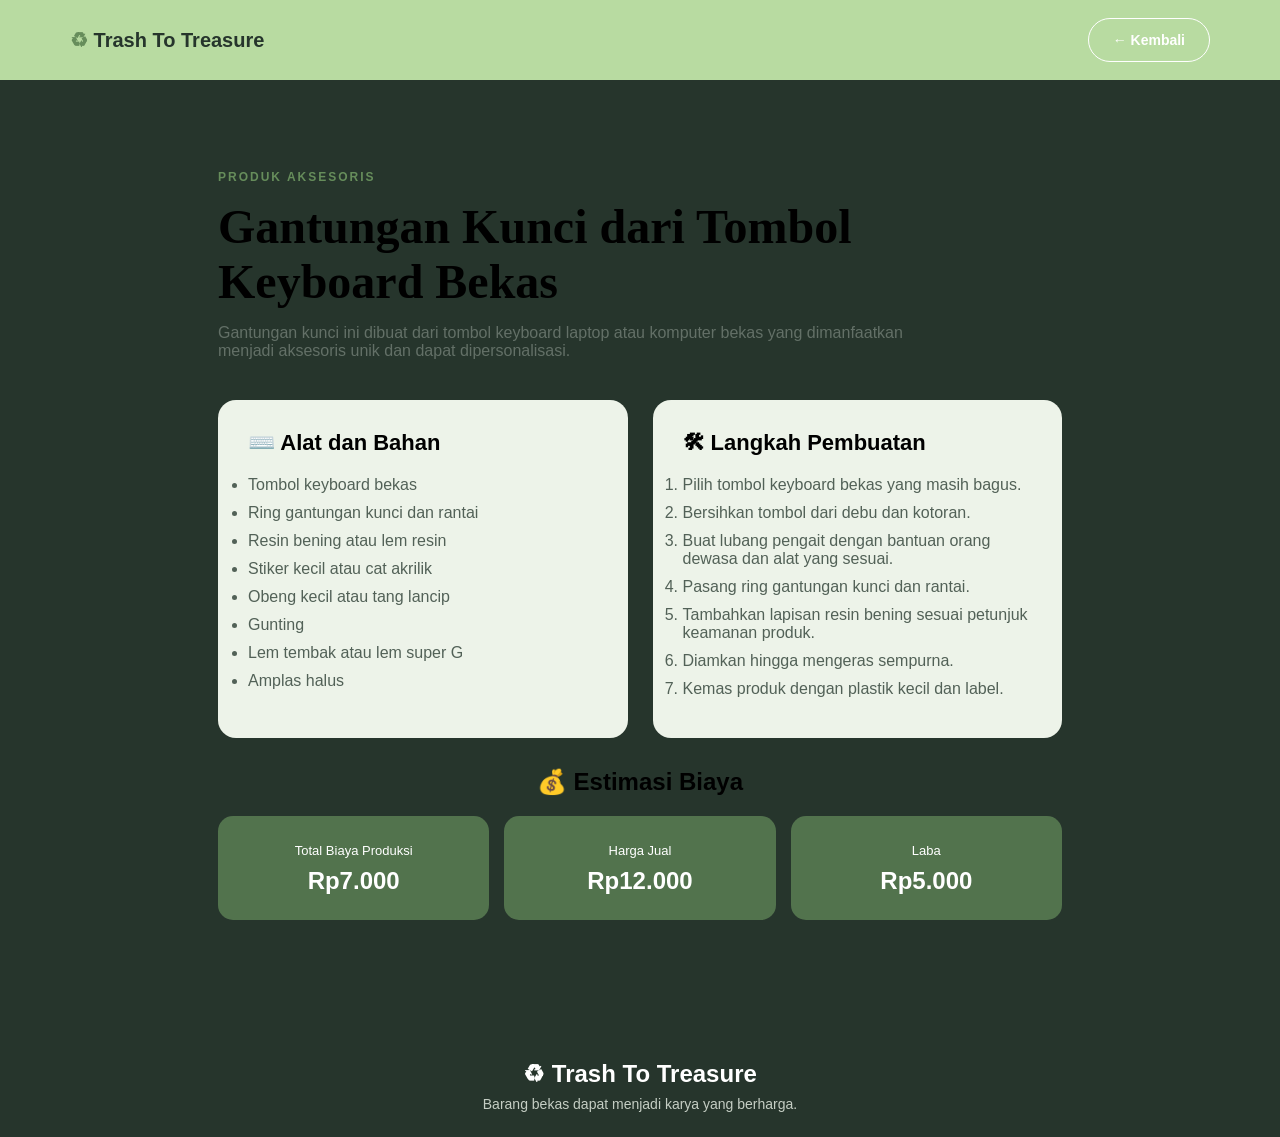
<file: produk-gantungankunci.html>
<!DOCTYPE html>
<html lang="id">
<head>
    <meta charset="UTF-8">
    <meta name="viewport" content="width=device-width, initial-scale=1.0">
    <title>Gantungan Kunci Keyboard | Trash To Treasure</title>
    <link rel="stylesheet" href="style.css">
</head>
<body>

<header>
    <nav class="navbar">
        <a href="index.html" class="logo"><span>♻</span> Trash To Treasure</a>
        <a href="index.html#produk" class="btn-outline">← Kembali</a>
    </nav>
</header>

<main>
<section class="detail-page">

    <p class="eyebrow">PRODUK AKSESORIS</p>
    <h1>Gantungan Kunci dari Tombol Keyboard Bekas</h1>

    <p class="intro">
        Gantungan kunci ini dibuat dari tombol keyboard laptop atau komputer
        bekas yang dimanfaatkan menjadi aksesoris unik dan dapat dipersonalisasi.
    </p>

    <div class="detail-grid">

        <div class="detail-box">
            <h2>⌨️ Alat dan Bahan</h2>
            <ul>
                <li>Tombol keyboard bekas</li>
                <li>Ring gantungan kunci dan rantai</li>
                <li>Resin bening atau lem resin</li>
                <li>Stiker kecil atau cat akrilik</li>
                <li>Obeng kecil atau tang lancip</li>
                <li>Gunting</li>
                <li>Lem tembak atau lem super G</li>
                <li>Amplas halus</li>
            </ul>
        </div>

        <div class="detail-box">
            <h2>🛠 Langkah Pembuatan</h2>
            <ol>
                <li>Pilih tombol keyboard bekas yang masih bagus.</li>
                <li>Bersihkan tombol dari debu dan kotoran.</li>
                <li>Buat lubang pengait dengan bantuan orang dewasa dan alat yang sesuai.</li>
                <li>Pasang ring gantungan kunci dan rantai.</li>
                <li>Tambahkan lapisan resin bening sesuai petunjuk keamanan produk.</li>
                <li>Diamkan hingga mengeras sempurna.</li>
                <li>Kemas produk dengan plastik kecil dan label.</li>
            </ol>
        </div>

    </div>

    <div class="price-section">
        <h2>💰 Estimasi Biaya</h2>
        <div class="price-grid">
            <div>
                <span>Total Biaya Produksi</span>
                <h3>Rp7.000</h3>
            </div>
            <div>
                <span>Harga Jual</span>
                <h3>Rp12.000</h3>
            </div>
            <div>
                <span>Laba</span>
                <h3>Rp5.000</h3>
            </div>
        </div>
    </div>

</section>
</main>

<footer>
    <h2>♻ Trash To Treasure</h2>
    <p>Barang bekas dapat menjadi karya yang berharga.</p>
</footer>

</body>
                  </html>
</file>
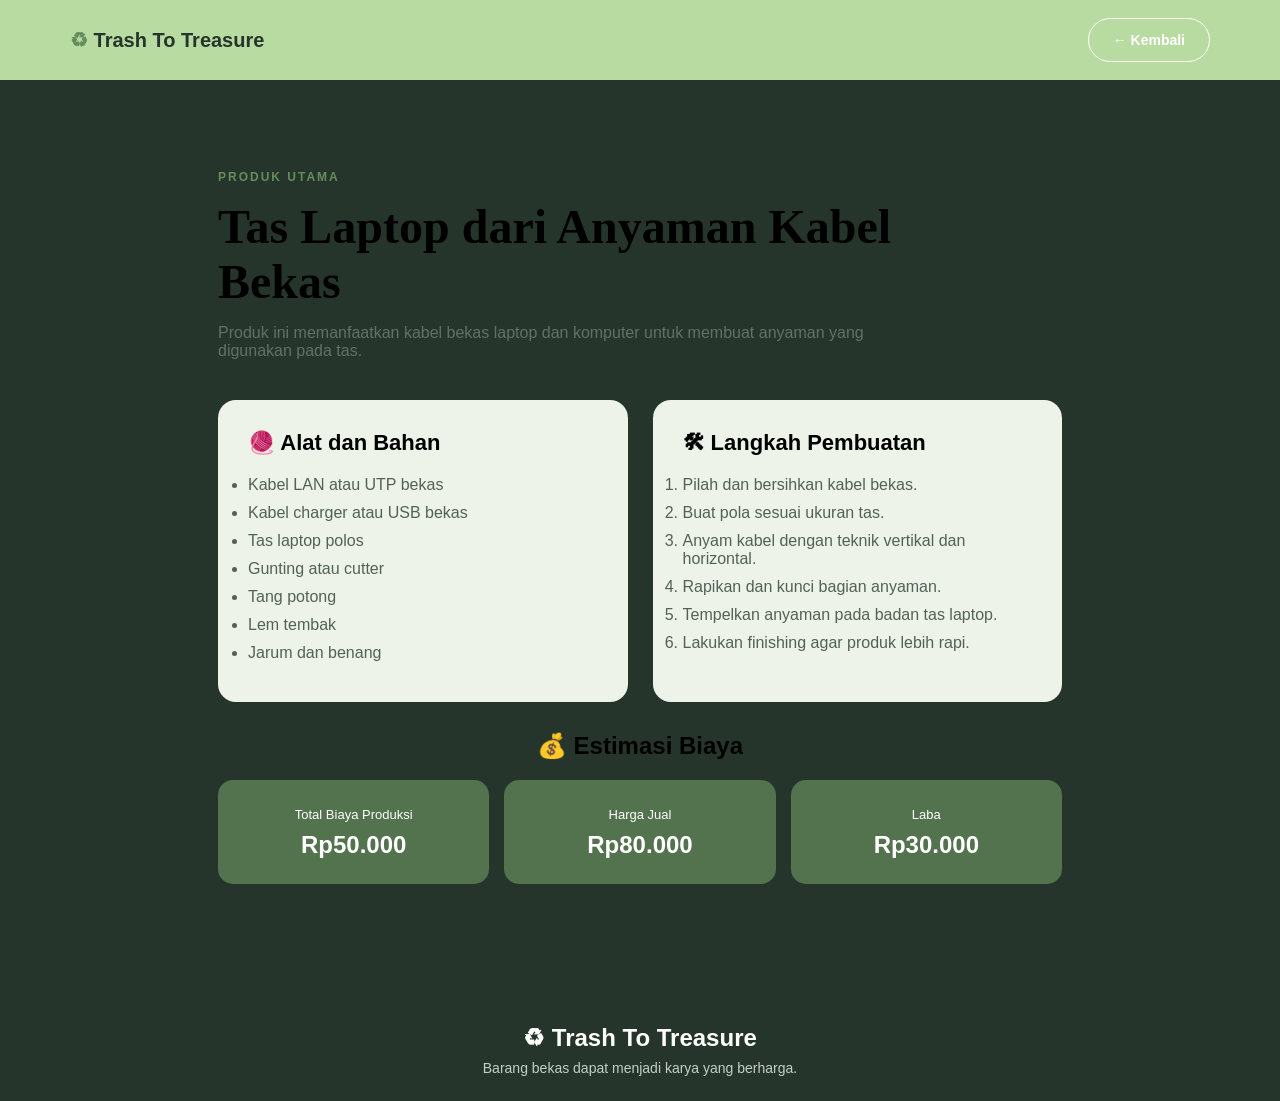
<file: produk-tasleptop.html>
<!DOCTYPE html>
<html lang="id">
<head>
    <meta charset="UTF-8">
    <meta name="viewport" content="width=device-width, initial-scale=1.0">
    <title>Tas Laptop Anyaman Kabel | Trash To Treasure</title>
    <link rel="stylesheet" href="style.css">
</head>

<body>

    <header>
        <nav class="navbar">
            <a href="index.html" class="logo">
                <span>♻</span> Trash To Treasure
            </a>

            <a href="index.html#produk" class="btn-outline">
                ← Kembali
            </a>
        </nav>
    </header>


    <main>

        <section class="detail-page">

            <p class="eyebrow">PRODUK UTAMA</p>

            <h1>Tas Laptop dari Anyaman Kabel Bekas</h1>

            <p class="intro">
                Produk ini memanfaatkan kabel bekas laptop dan komputer
                untuk membuat anyaman yang digunakan pada tas.
            </p>


            <div class="detail-grid">

                <div class="detail-box">
                    <h2>🧶 Alat dan Bahan</h2>

                    <ul>
                        <li>Kabel LAN atau UTP bekas</li>
                        <li>Kabel charger atau USB bekas</li>
                        <li>Tas laptop polos</li>
                        <li>Gunting atau cutter</li>
                        <li>Tang potong</li>
                        <li>Lem tembak</li>
                        <li>Jarum dan benang</li>
                    </ul>
                </div>


                <div class="detail-box">
                    <h2>🛠 Langkah Pembuatan</h2>

                    <ol>
                        <li>Pilah dan bersihkan kabel bekas.</li>
                        <li>Buat pola sesuai ukuran tas.</li>
                        <li>Anyam kabel dengan teknik vertikal dan horizontal.</li>
                        <li>Rapikan dan kunci bagian anyaman.</li>
                        <li>Tempelkan anyaman pada badan tas laptop.</li>
                        <li>Lakukan finishing agar produk lebih rapi.</li>
                    </ol>
                </div>

            </div>


            <div class="price-section">

                <h2>💰 Estimasi Biaya</h2>

                <div class="price-grid">

                    <div>
                        <span>Total Biaya Produksi</span>
                        <h3>Rp50.000</h3>
                    </div>

                    <div>
                        <span>Harga Jual</span>
                        <h3>Rp80.000</h3>
                    </div>

                    <div>
                        <span>Laba</span>
                        <h3>Rp30.000</h3>
                    </div>

                </div>

            </div>

        </section>

    </main>


    <footer>
        <h2>♻ Trash To Treasure</h2>
        <p>Barang bekas dapat menjadi karya yang berharga.</p>
    </footer>

</body>
  </html>
</file>
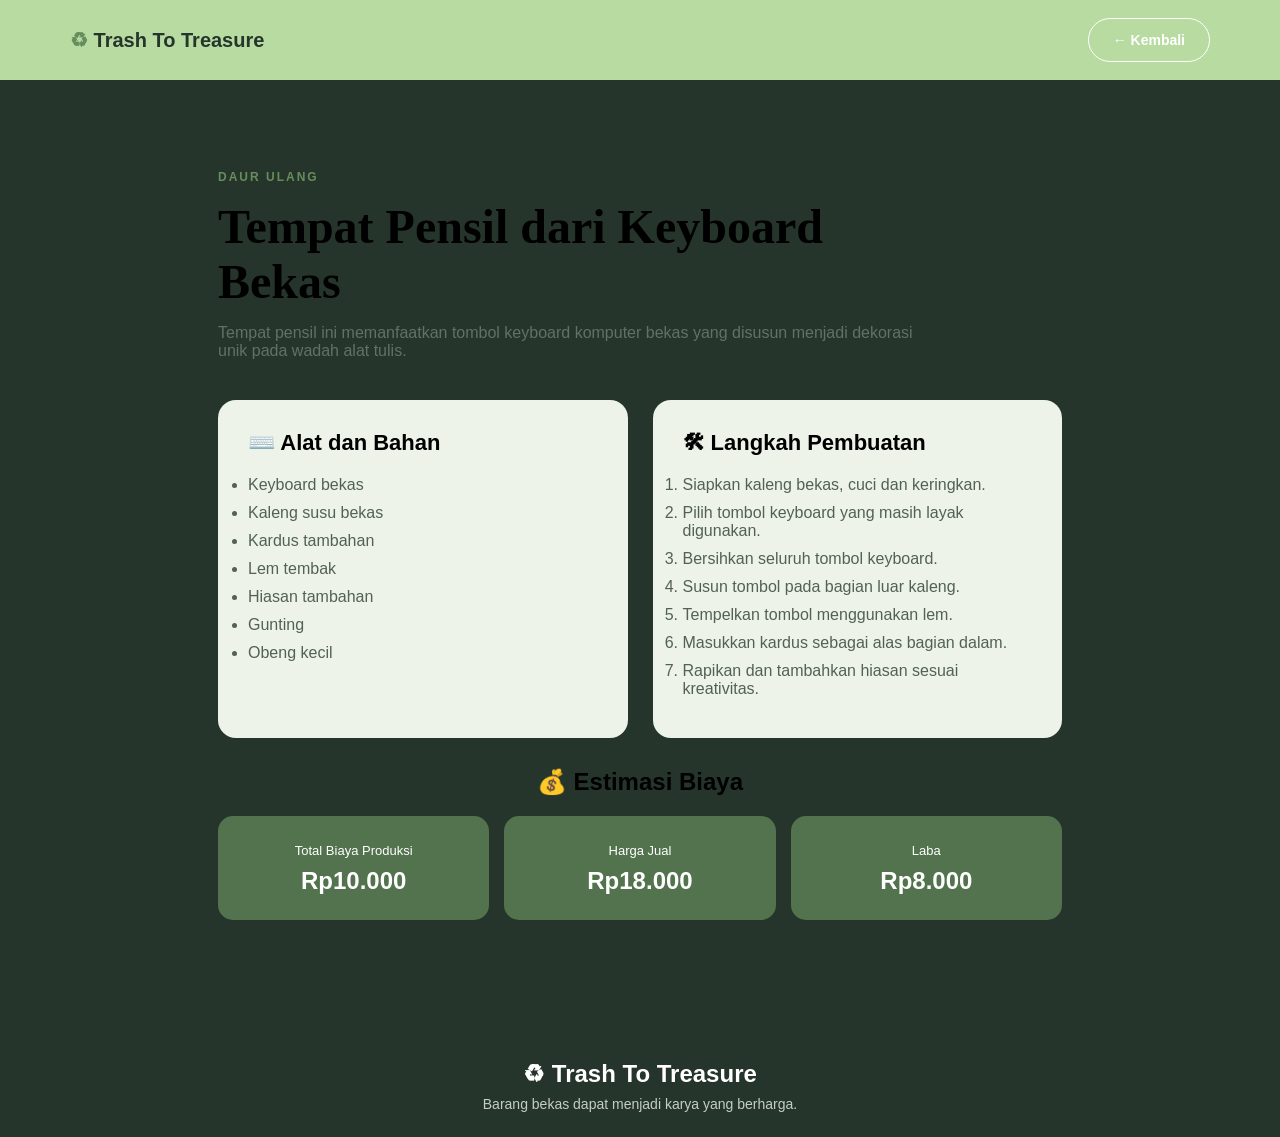
<file: produk-tempatpensil.html>
<!DOCTYPE html>
<html lang="id">
<head>
    <meta charset="UTF-8">
    <meta name="viewport" content="width=device-width, initial-scale=1.0">
    <title>Tempat Pensil Keyboard | Trash To Treasure</title>
    <link rel="stylesheet" href="style.css">
</head>
<body>

<header>
    <nav class="navbar">
        <a href="index.html" class="logo"><span>♻</span> Trash To Treasure</a>
        <a href="index.html#produk" class="btn-outline">← Kembali</a>
    </nav>
</header>

<main>
<section class="detail-page">

    <p class="eyebrow">DAUR ULANG</p>
    <h1>Tempat Pensil dari Keyboard Bekas</h1>

    <p class="intro">
        Tempat pensil ini memanfaatkan tombol keyboard komputer bekas
        yang disusun menjadi dekorasi unik pada wadah alat tulis.
    </p>

    <div class="detail-grid">

        <div class="detail-box">
            <h2>⌨️ Alat dan Bahan</h2>
            <ul>
                <li>Keyboard bekas</li>
                <li>Kaleng susu bekas</li>
                <li>Kardus tambahan</li>
                <li>Lem tembak</li>
                <li>Hiasan tambahan</li>
                <li>Gunting</li>
                <li>Obeng kecil</li>
            </ul>
        </div>

        <div class="detail-box">
            <h2>🛠 Langkah Pembuatan</h2>
            <ol>
                <li>Siapkan kaleng bekas, cuci dan keringkan.</li>
                <li>Pilih tombol keyboard yang masih layak digunakan.</li>
                <li>Bersihkan seluruh tombol keyboard.</li>
                <li>Susun tombol pada bagian luar kaleng.</li>
                <li>Tempelkan tombol menggunakan lem.</li>
                <li>Masukkan kardus sebagai alas bagian dalam.</li>
                <li>Rapikan dan tambahkan hiasan sesuai kreativitas.</li>
            </ol>
        </div>

    </div>

    <div class="price-section">
        <h2>💰 Estimasi Biaya</h2>
        <div class="price-grid">
            <div>
                <span>Total Biaya Produksi</span>
                <h3>Rp10.000</h3>
            </div>
            <div>
                <span>Harga Jual</span>
                <h3>Rp18.000</h3>
            </div>
            <div>
                <span>Laba</span>
                <h3>Rp8.000</h3>
            </div>
        </div>
    </div>

</section>
</main>

<footer>
    <h2>♻ Trash To Treasure</h2>
    <p>Barang bekas dapat menjadi karya yang berharga.</p>
</footer>

</body>
</html>
</file>
<file: style.css>
/* PENGATURAN DASAR */
*{
    margin: 0;
    padding: 0;
    box-sizing: border-box;
    scroll-behavior: smooth;
}

body {
    font-family: "DM Sans", sans-serif;
    background-color: #26352c;
}

a {
    text-decoration: none;
}

section {
    padding: 90px 10%;
}

/* NAVBAR */
header {
    position: sticky;
    top: 0;
    z-index: 100;
    background-color: #b8dba1;
    border-bottom: #e7ebe5;
}

.navbar {
    max-width: 1200px;
    margin: auto;
    padding: 18px 30px;
    display: flex;
    align-items: center;
    justify-content: space-between;
}

.logo {
    color: #26352c;
    font-size: 20px;
    font-weight: 700;
}

.logo span {
    color: #668d5b;
}

.nav-menu {
    display: flex;
    list-style: none;
    gap: 25px;
}

.nav-menu a {
    color: #536057;
    font-size: 14px;
}

.nav-menu a:hover {
    color: #668d5b;
}

/* HERO */
.hero {
    min-height: 650px;
    display: flex;
    align-items: center;
    justify-content: space-between;
    gap: 60px;

    background-image: 
    url(Hutan-Musim-5.webp);
    background-size: cover;
    background-position: center;
}

.hero-text {
    max-width: 620px;
}

.eyebrow {
    color: #668d5b;
    font-size: 12px;
    font-weight: 700;
    letter-spacing: 2px;
    margin-bottom: 15px;
}

.hero h1,
.section-heading h2,
.conclusion h2 {
    font-family: "Playfair Display", serif;
}

.hero h1 {
    font-size: 60px;
    line-height: 1.1;
    margin-bottom: 25px;
    color: white;
}

.hero h1 span {
    color: #668d5b;
    display: block;
}

.hero-text > p:not(.eyebrow) {
    color: #dce8d7;
    max-width: 560px;
    margin-bottom: 30px;
}

.hero-button {
    display: flex;
    gap: 15px;
}

.btn,
.btn-outline {
    padding: 13px 24px;
    border-radius: 30px;
    font-size: 14px;
    font-weight: 600;
    transition: 0.3s;
}

.btn {
    background-color: #52734d;
    color: white;
}

.btn:hover {
    transform: translateY(-3px);
    background-color: #52734d;
}

.btn-outline {
    color: white;
    border: 1px solid white;
}

/* HERO VISUAL */
.hero-visual {
    width: 380px;
    height: 420px;
    position: relative;
}

.circle-one,
.circle-two {
    position: absolute;
    border-radius: 50%;
}

.circle-one {
    width: 300px;
    height: 300px;
    background-color: #cbdcc5;
    right: 20px;
    top: 30px;
}

.circle-two {
    width: 200px;
    height: 200px;
    background-color: #dce8d7;
    left: 0;
    bottom: 0;
}

.recycle-card {
    position: absolute;
    z-index: 2;
    width: 180px;
    padding: 22px;
    background-color: rgb(145, 192, 145);
    border-radius: 18px;
    box-shadow: 0 15px 35px rgba(38, 53, 44, 0.1);
}

.recycle-card h3 {
    margin: 8px 0 3px;
}

.recycle-card p {
    font-size: 12px;
    color: #dce8d7;
}

.recycle-icon {
    font-size: 30px;
}

.recycle-card:first-of-type {
    top: 35px;
    left: 10px;
}

.card-two {
    right: 0;
    top: 150px;
}

.card-three {
    left: 45px;
    bottom: 0;
}

/* JUDUL BAGIAN */
.section-heading {
    max-width: 700px;
    margin: 0 auto 50px;
    text-align: center;
}

.section-heading h2 {
    font-size: 38px;
    line-height: 1.2;
}

.section-description {
    margin-top: 12px;
    color: #68736a;
    font-size: 14px;
}

/* TENTANG */
.about {
    background-color: #d4e5ce;
}

.about-grid {
    max-width: 1050px;
    margin: auto;
    display: grid;
    grid-template-columns: 1.3fr 1fr;
    gap: 60px;
    align-items: center;
}

.about-text h3 {
    font-size: 26px;
    margin-bottom: 18px;
}

.about-text p {
    color: #637067;
    margin-bottom: 15px;
}

.about-stats {
    display: grid;
    grid-template-columns: 1fr 1fr;
    gap: 15px;
}

.stat-card {
    background-color: #b8dba1;
    padding: 28px;
    border-radius: 16px;
}

.stat-card:last-child {
    grid-column: span 2;
}

.stat-card h3 {
    color: #52734d;
    font-size: 28px;
    margin-bottom: 5px;
}

.stat-card p {
    font-size: 13px;
    color: #637067;
}

/* 3R INTERAKTIF */
.principle {
    background-image: 
    url(Hutan-Musim-5.webp);
    background-size: cover;
    background-position: center;
}

.principle-grid {
    max-width: 1100px;
    margin: auto;
    display: grid;
    grid-template-columns: repeat(3, 1fr);
    gap: 25px;
    align-items: start;
}

.principle-card {
    background-color: #ffffff;
    padding: 30px;
    border-radius: 18px;
    border: 1px solid #e3ded3;
    transition: 0.3s;
}

.principle-card:hover {
    transform: translateY(-6px);
    box-shadow: 0 15px 30px #b8dba1 (38, 53, 44, 0.1);
}

.principle .eyebrow {
    color: white;
}

.principle-card h3 {
    color: #668d5b;
}

/* BAGIAN YANG DIKLIK */
.principle-card summary {
    list-style: none;
    cursor: pointer;
}

.principle-card summary::-webkit-details-marker {
    display: none;
}

.principle-card h3 {
    color: #668d5b;
    font-size: 25px;
    margin-bottom: 12px;
}

.principle-card summary p {
    color: #637067;
    font-size: 14px;
}

.click-info {
    display: inline-block;
    margin-top: 20px;
    color: #668d5b;
    font-size: 12px;
    font-weight: 700;
}

/* MATERI YANG MUNCUL */
.principle-content {
    border-top: 1px solid #e2e5dc;
    margin-top: 20px;
    padding-top: 20px;
    animation: muncul 0.3s ease;
}

.principle-content h4 {
    color: #52734d;
    margin: 15px 0 8px;
}

.principle-content p,
.principle-content li {
    color: #637067;
    font-size: 13px;
    line-height: 1.8;
}

.principle-content ul {
    padding-left: 20px;
}

@keyframes muncul {
    from {
        opacity: 0;
        transform: translateY(10px);
    }

    to {
        opacity: 1;
        transform: translateY(0);
    }
}

/* PRODUK */
.products {
    background-color: #e8efe2;
}

.product-grid {
    max-width: 1150px;
    margin: auto;
    display: grid;
    grid-template-columns: repeat(3, 1fr);
    gap: 25px;
}

.product-card {
    display: block;
    color: #26352c;
    background-color: #f7f7f2;
    border: 1px solid #e2e6dd;
    border-radius: 20px;
    overflow: hidden;
    transition: 0.3s;
}

.product-card:hover {
    transform: translateY(-8px);
    box-shadow: 0 18px 35px rgba(38, 53, 44, 0.12);
}

.product-icon {
    height: 150px;
    display: flex;
    justify-content: center;
    align-items: center;
    background-color: #dce8d7;
    font-size: 65px;
}

.product-content {
    padding: 25px;
}

.product-content span {
    color: #668d5b;
    font-size: 10px;
    font-weight: 700;
    letter-spacing: 1px;
}

.product-content h3 {
    margin: 10px 0;
    font-size: 20px;
    line-height: 1.3;
}

.product-content p {
    font-size: 13px;
    color: #68736a;
    margin-bottom: 20px;
}

.product-content b {
    color: #52734d;
    font-size: 13px;
}

.product-container {
    display: grid;
    grid-template-columns: repeat(3, 1fr);
    gap: 25px;
    padding: 20px;
}

.product-card {
    background: white;
    border-radius: 12px;
    padding: 15px;
    overflow: hidden;
}

.product-card img {
    width: 100%;
    height: 200px;
    object-fit: cover;
    border-radius: 10px;
}

.product-card h3 {
    font-size: 18px;
    margin-top: 15px;
}

/* ANGGOTA */

.members {
    background-color: white;
}

.member-grid {
    max-width: 1000px;
    margin: auto;
    display: grid;
    grid-template-columns: repeat(3, minmax(0, 1fr));
    gap: 25px;
    align-items: stretch;
}

.member-card {
    padding: 35px 15px;
    text-align: center;
    border: 1px solid #e1e6dc;
    border-radius: 18px;
    background-color: white;
    min-width: 0;
    height: auto;
    transition: 0.3s;
}

.member-card:hover {
    transform: translateY(-6px);
    box-shadow: 0 12px 25px rgba(38, 53, 44, 0.1);
}

/* FOTO */

.avatar {
    width: 110px;
    height: 110px;
    margin: 0 auto 18px;
    border-radius: 50%;
    overflow: hidden;
    border: 3px solid #b8dba1;
}

.avatar img {
    width: 100%;
    height: 100%;
    object-fit: cover;
    display: block;
}

.member-card h3 {
    font-size: 16px;
    margin-bottom: 7px;
    color: #26352c;
}

.member-card p {
    color: #68736a;
    font-size: 13px;
}

/* TAMPILAN HP */

@media screen and (max-width: 800px) {
    .member-grid {
        grid-template-columns: 1fr;
    }
}

/* FOOTER */
footer {
    background-color: #26352c;
    color: white;
    text-align: center;
    padding: 50px 20px 25px;
}

footer h2 {
    margin-bottom: 8px;
}

footer > p {
    color: #c5cec4;
    font-size: 14px;
}

.footer-line {
    max-width: 900px;
    height: 1px;
    background-color: #526157;
    margin: 30px auto 20px;
}

.copyright {
    font-size: 12px;
}

/* RESPONSIVE UNTUK HP */
@media screen and (max-width: 800px) {

    section {
        padding: 70px 7%;
    }

    .nav-menu {
        display: none;
    }

    .hero {
        flex-direction: column;
        align-items: flex-start;
    }

    .hero h1 {
        font-size: 45px;
    }

    .hero-visual {
        transform: scale(0.9);
        transform-origin: left top;
        height: 370px;
    }

    .about-grid,
    .principle-grid,
    .product-grid,
    .member-grid,
    .benefit-list {
        grid-template-columns: 1fr;
    }

    .about-stats {
        grid-template-columns: 1fr;
    }

    .stat-card:last-child {
        grid-column: auto;
    }

    .section-heading h2 {
        font-size: 32px;
    }

    .hero-button {
        flex-wrap: wrap;
    }
}

/* HALAMAN DETAIL PRODUK */

.detail-page {
    max-width: 1100px;
    margin: auto;
}

.detail-page h1 {
    font-family: "Playfair Display", serif;
    font-size: 48px;
    max-width: 700px;
    margin-bottom: 15px;
}

.intro {
    color: #637067;
    max-width: 700px;
    margin-bottom: 40px;
}

.detail-grid {
    display: grid;
    grid-template-columns: 1fr 1fr;
    gap: 25px;
}

.detail-box {
    background-color: #edf3e9;
    padding: 30px;
    border-radius: 18px;
}

.detail-box h2 {
    margin-bottom: 20px;
    font-size: 22px;
}

.detail-box li {
    margin-bottom: 10px;
    color: #526157;
}

.price-section {
    margin-top: 30px;
    text-align: center;
}

.price-section h2 {
    margin-bottom: 20px;
}

.price-grid {
    display: grid;
    grid-template-columns: repeat(3, 1fr);
    gap: 15px;
}

.price-grid div {
    padding: 25px;
    background-color: #52734d;
    color: white;
    border-radius: 15px;
}

.price-grid span {
    font-size: 13px;
}

.price-grid h3 {
    font-size: 24px;
    margin-top: 8px;
}

@media screen and (max-width: 800px) {

    .detail-page h1 {
        font-size: 36px;
    }

    .detail-grid,
    .price-grid {
        grid-template-columns: 1fr;
    }
}

/* MATERI PEMBELAJARAN */
.materi-section {
    background-color: #d4e5ce;
}

/* RADIO BUTTON */
#matematika,
#bahasa-inggris {
    display: none;
}

/* TOMBOL PILIHAN */
.materi-tabs {
    display: flex;
    justify-content: center;
    gap: 15px;
    margin-bottom: 40px;
}

.materi-tabs label {
    padding: 13px 28px;
    border: 2px solid #668d5b;
    border-radius: 12px;
    color: #26352c;
    font-size: 14px;
    font-weight: 700;
    cursor: pointer;
    transition: 0.3s;
}

.materi-tabs label:hover {
    background-color: #b8dba1;
}

/* TOMBOL AKTIF */
#matematika:checked ~ .materi-tabs label[for="matematika"],
#bahasa-inggris:checked ~ .materi-tabs label[for="bahasa-inggris"] {
    background-color: #52734d;
    color: white;
}

/* TAMPILAN MATERI */
.isi-matematika,
.isi-inggris {
    display: none;
}

#matematika:checked ~ .isi-matematika {
    display: block;
}

#bahasa-inggris:checked ~ .isi-inggris {
    display: block;
}

/* JUDUL MATERI */
.materi-title {
    margin-bottom: 30px;
}

.materi-title h3 {
    font-family: "Playfair Display", serif;
    font-size: 28px;
    color: #26352c;
    margin-bottom: 10px;
}

.materi-title p {
    color: #637067;
    font-size: 14px;
    line-height: 1.7;
}

/* GRID */
.materi-grid {
    max-width: 1150px;
    margin: auto;
    display: grid;
    grid-template-columns: repeat(3, 1fr);
    gap: 25px;
    align-items: start;
}

/* KARTU */
.materi-card {
    background-color: #f7f7f2;
    border: 1px solid #e2e6dd;
    border-radius: 18px;
    overflow: hidden;
    transition: 0.3s;
}

.materi-card:hover {
    transform: translateY(-6px);
    box-shadow: 0 15px 30px rgba(38,53,44,0.12);
}

/* GAMBAR FLYER */
.materi-card > img {
    display: block;
    width: 100%;
    height: 360px;
    object-fit: contain;
    background-color: #ffffff;
    padding: 10px;
}

/* ISI KARTU */
.materi-content {
    padding: 22px;
}

.materi-content .kategori {
    color: #668d5b;
    font-size: 10px;
    font-weight: 700;
    letter-spacing: 1.5px;
}

.materi-content h3 {
    font-family: "Playfair Display", serif;
    font-size: 20px;
    color: #26352c;
    margin: 12px 0;
}

.materi-content > p {
    font-size: 13px;
    color: #68736a;
    line-height: 1.7;
    margin-bottom: 15px;
}

/* TOMBOL DETAIL */
.materi-card details {
    margin-top: 18px;
    border-top: 1px solid #e2e6dd;
    padding-top: 15px;
}

.materi-card summary {
    cursor: pointer;
    color: #52734d;
    font-size: 13px;
    font-weight: 700;
    list-style: none;
}

.materi-card summary::-webkit-details-marker {
    display: none;
}

.materi-card summary::after {
    content: "＋";
    float: right;
}

.materi-card details[open] summary::after {
    content: "－";
}

/* ISI DETAIL */
.detail-materi {
    margin-top: 18px;
    padding: 18px;
    background-color: #edf3e9;
    border-radius: 12px;
    animation: muncul-materi 0.3s ease;
}

.detail-materi h4 {
    color: #52734d;
    font-size: 15px;
    margin: 15px 0 8px;
}

.detail-materi p,
.detail-materi li {
    color: #637067;
    font-size: 13px;
    line-height: 1.8;
}

.detail-materi ul,
.detail-materi ol {
    padding-left: 20px;
}

@keyframes muncul-materi {
    from {
        opacity: 0;
        transform: translateY(10px);
    }

    to {
        opacity: 1;
        transform: translateY(0);
    }
}

/* RESPONSIVE HP */
@media screen and (max-width: 800px) {

    .materi-grid {
        grid-template-columns: 1fr;
    }

    .materi-tabs {
        flex-wrap: wrap;
    }

    .materi-tabs label {
        padding: 12px 18px;
    }

    .materi-title h3 {
        font-size: 24px;
    }

    .materi-card > img {
        height: auto;
        max-height: 480px;
    }

  }
</file>
